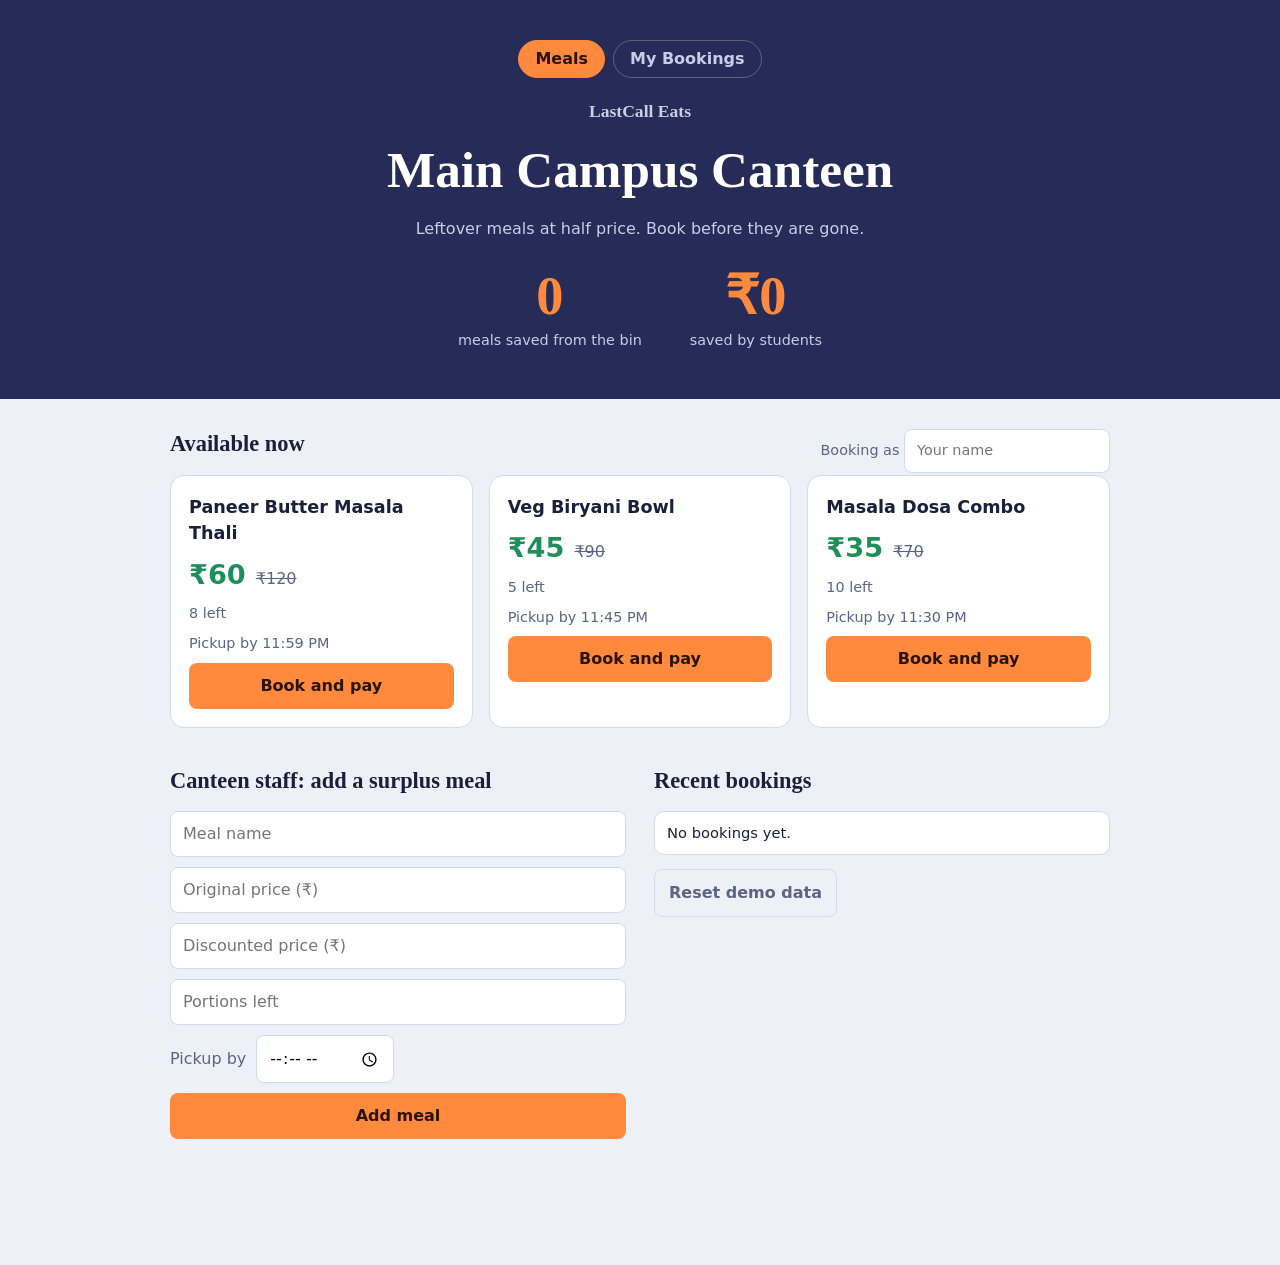
<file: index.html>
<!DOCTYPE html>
<html lang="en">
<head>
  <meta charset="UTF-8">
  <meta name="viewport" content="width=device-width, initial-scale=1">
  <title>LastCall Eats</title>
  <link rel="stylesheet" href="style.css">
</head>
<body>
  <header class="hero">
    <nav class="nav"><a href="index.html" class="on">Meals</a><a href="bookings.html">My Bookings</a></nav>
    <p class="brand">LastCall Eats</p>
    <h1 id="canteen">Loading…</h1>
    <p id="tagline"></p>
    <div class="counter">
      <div><strong id="saved">0</strong><span>meals saved from the bin</span></div>
      <div><strong id="money">₹0</strong><span>saved by students</span></div>
    </div>
  </header>

  <main>
    <section>
      <div class="row">
        <h2>Available now</h2>
        <label class="who">Booking as
          <input id="name" type="text" placeholder="Your name" maxlength="30">
        </label>
      </div>
      <div id="meals" class="grid"></div>
    </section>

    <section id="ticket" class="ticket" hidden></section>

    <section class="two">
      <div>
        <h2>Canteen staff: add a surplus meal</h2>
        <form id="addForm" class="form">
          <input name="name" placeholder="Meal name" required>
          <input name="originalPrice" type="number" min="1" placeholder="Original price (₹)" required>
          <input name="price" type="number" min="1" placeholder="Discounted price (₹)" required>
          <input name="quantity" type="number" min="1" placeholder="Portions left" required>
          <label>Pickup by <input name="pickupBy" type="time" required></label>
          <button type="submit">Add meal</button>
          <p id="formMsg" class="msg"></p>
        </form>
      </div>
      <div>
        <h2>Recent bookings</h2>
        <ul id="bookings" class="bookings"></ul>
        <button id="reset" class="reset" type="button">Reset demo data</button>
      </div>
    </section>
  </main>

  <dialog id="checkout" class="modal">
    <form id="payForm" class="form" autocomplete="off">
      <h2>Checkout</h2>
      <div id="orderBox" class="order"></div>
      <div class="methods">
        <label><input type="radio" name="method" value="UPI" checked> UPI</label>
        <label><input type="radio" name="method" value="Card"> Card</label>
      </div>
      <div id="upiBox"><input id="upiId" placeholder="UPI ID (example: name@bank)"></div>
      <div id="cardBox" hidden>
        <input id="cardNo" inputmode="numeric" placeholder="Card number (16 digits)" maxlength="19">
        <div class="pair">
          <input id="cardExp" placeholder="MM/YY" maxlength="5">
          <input id="cardCvv" type="password" inputmode="numeric" placeholder="CVV" maxlength="3">
        </div>
      </div>
      <p class="demo">Demo payment only. No real money is charged and card details are not saved.</p>
      <p id="payMsg" class="msg"></p>
      <div class="actions">
        <button type="button" id="payCancel" class="ghost">Cancel</button>
        <button type="submit" id="payBtn">Pay</button>
      </div>
    </form>
  </dialog>

  <script src="config.js"></script>
  <script src="script.js"></script>
</body>
</html>
</file>
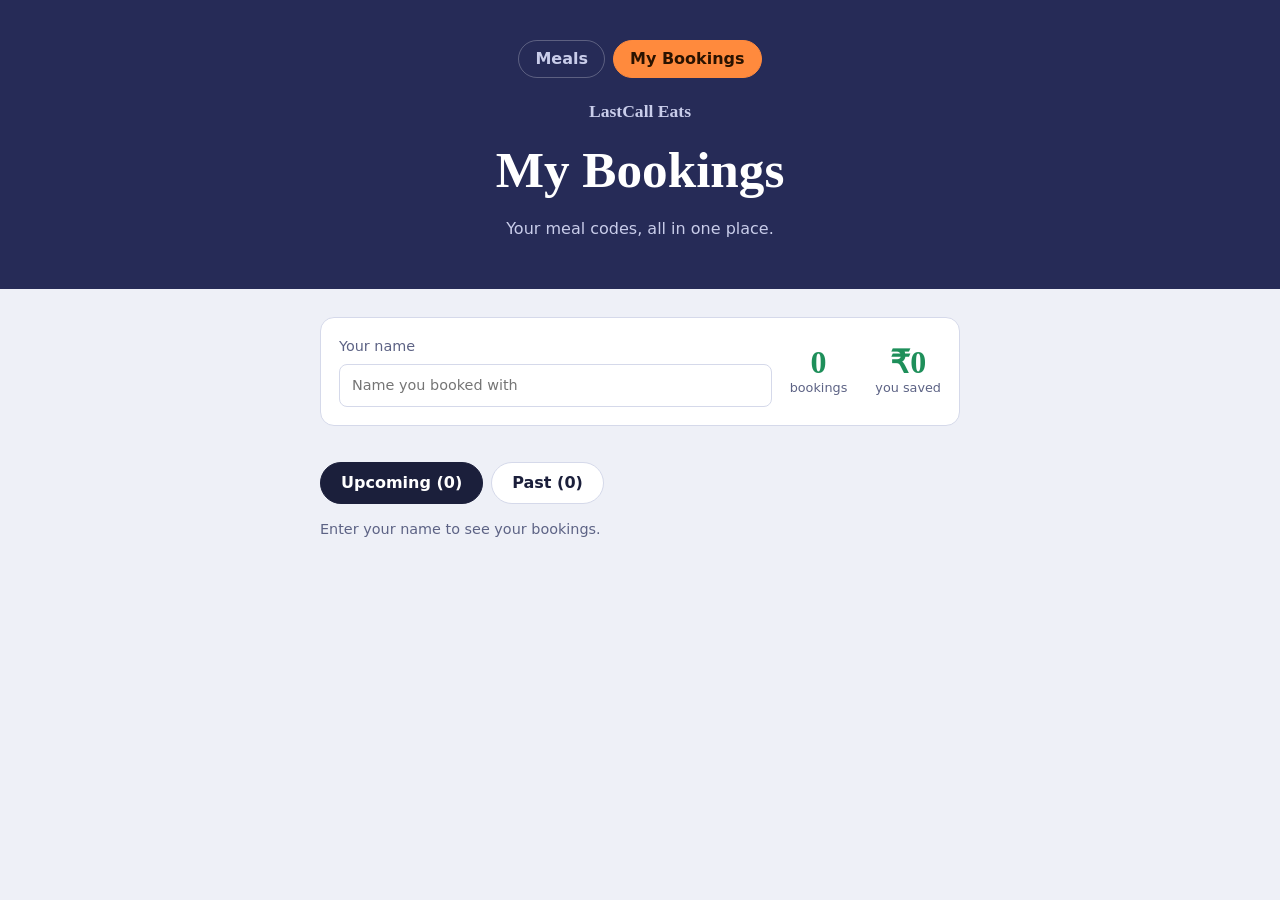
<file: bookings.html>
<!DOCTYPE html>
<html lang="en">
<head>
  <meta charset="UTF-8">
  <meta name="viewport" content="width=device-width, initial-scale=1">
  <title>My Bookings | LastCall Eats</title>
  <link rel="stylesheet" href="style.css">
  <link rel="stylesheet" href="bookings.css">
</head>
<body>
  <header class="hero">
    <nav class="nav"><a href="index.html">Meals</a><a href="bookings.html" class="on">My Bookings</a></nav>
    <p class="brand">LastCall Eats</p>
    <h1>My Bookings</h1>
    <p>Your meal codes, all in one place.</p>
  </header>

  <main class="narrow">
    <section class="lookup">
      <label>Your name
        <input id="name" type="text" placeholder="Name you booked with" maxlength="30">
      </label>
      <div class="summary">
        <div><strong id="count">0</strong><span>bookings</span></div>
        <div><strong id="money">₹0</strong><span>you saved</span></div>
      </div>
    </section>

    <div class="tabs">
      <button class="tab on" data-tab="upcoming">Upcoming</button>
      <button class="tab" data-tab="past">Past</button>
    </div>
    <p id="hint" class="meta"></p>
    <div id="list" class="tickets"></div>
  </main>

  <script src="config.js"></script>
  <script src="bookings.js"></script>
</body>
</html>
</file>
<file: style.css>
:root {
  --ink: #1b1f3b; --dusk: #262b57; --bg: #eef0f7; --card: #ffffff;
  --mango: #ff8a3d; --green: #1e8f5a; --muted: #5d6385; --line: #d5d9ea;
}
* { box-sizing: border-box; }
body { margin: 0; background: var(--bg); color: var(--ink); font: 16px/1.5 "Segoe UI", system-ui, sans-serif; }
h1, h2, .brand, .counter strong { font-family: Georgia, "Times New Roman", serif; }

.hero { background: var(--dusk); color: #fff; padding: 40px 24px 48px; text-align: center; }
.brand { margin: 0; color: var(--mango); font-size: 1.1rem; font-weight: 700; }
.hero h1 { margin: 8px 0; font-size: clamp(2rem, 6vw, 3.2rem); }
.hero p { margin: 0; color: #c9cdea; }
.counter { display: flex; justify-content: center; gap: 48px; margin-top: 28px; flex-wrap: wrap; }
.counter div { display: flex; flex-direction: column; }
.counter strong { font-size: 3.4rem; line-height: 1; color: var(--mango); }
.counter span { font-size: .9rem; color: #c9cdea; margin-top: 6px; }

main { max-width: 980px; margin: 0 auto; padding: 28px 20px 60px; }
section { margin-bottom: 36px; }
h2 { font-size: 1.4rem; margin: 0 0 14px; }
.row { display: flex; justify-content: space-between; align-items: center; flex-wrap: wrap; gap: 10px; }
.who { font-size: .9rem; color: var(--muted); }
input { padding: 10px 12px; border: 1px solid var(--line); border-radius: 8px; font: inherit; background: #fff; }
input:focus-visible, button:focus-visible { outline: 3px solid var(--mango); outline-offset: 2px; }

.grid { display: grid; grid-template-columns: repeat(auto-fill, minmax(260px, 1fr)); gap: 16px; }
.meal { background: var(--card); border: 1px solid var(--line); border-radius: 14px; padding: 18px; display: flex; flex-direction: column; gap: 8px; }
.meal h3 { margin: 0; font-size: 1.1rem; }
.price { display: flex; align-items: baseline; gap: 10px; }
.price b { font-size: 1.7rem; color: var(--green); }
.price s { color: var(--muted); }
.meta { font-size: .9rem; color: var(--muted); }
.low { color: #c2410c; font-weight: 600; }
button { padding: 11px 14px; border: 0; border-radius: 8px; background: var(--mango); color: #2a1300; font: inherit; font-weight: 700; cursor: pointer; }
button:hover:not(:disabled) { filter: brightness(.95); }
button:disabled { background: var(--line); color: var(--muted); cursor: not-allowed; }
.empty { color: var(--muted); }

.ticket { background: #fff; border: 2px dashed var(--green); border-radius: 14px; padding: 20px; text-align: center; animation: pop .3s ease-out; }
.ticket .code { font: 700 2.4rem Georgia, serif; letter-spacing: .12em; color: var(--green); }
@keyframes pop { from { transform: scale(.96); opacity: 0; } to { transform: none; opacity: 1; } }

.two { display: grid; grid-template-columns: 1fr 1fr; gap: 28px; }
.form { display: grid; gap: 10px; }
.form label { display: flex; align-items: center; gap: 10px; color: var(--muted); }
.msg { margin: 0; min-height: 1.4em; font-size: .9rem; }
.msg.err { color: #b91c1c; } .msg.ok { color: var(--green); }
.bookings { list-style: none; margin: 0; padding: 0; display: grid; gap: 8px; }
.bookings li { background: #fff; border: 1px solid var(--line); border-radius: 10px; padding: 10px 12px; font-size: .92rem; }
.bookings b { color: var(--green); }
@media (max-width: 720px) { .two { grid-template-columns: 1fr; } }
@media (prefers-reduced-motion: reduce) { .ticket { animation: none; } }
.reset { margin-top: 14px; background: transparent; border: 1px solid var(--line); color: var(--muted); font-weight: 600; }
.cancel { margin-top: 6px; padding: 6px 12px; background: transparent; border: 1px solid var(--line); color: #b91c1c; font-weight: 600; }
.cancel:hover:not(:disabled) { background: #fee2e2; }

.nav { display: flex; justify-content: center; gap: 8px; margin-bottom: 20px; }
.nav a { color: #c9cdea; text-decoration: none; padding: 6px 16px; border-radius: 999px; font-weight: 600; border: 1px solid rgba(255,255,255,.25); }
.nav a.on { background: var(--mango); color: #2a1300; border-color: var(--mango); }
.link { color: var(--green); font-weight: 700; }

.modal { border: 0; border-radius: 16px; padding: 24px; width: 92%; max-width: 420px; background: #fff; color: var(--ink); }
.modal::backdrop { background: rgba(27, 31, 59, .65); }
.modal h2 { margin: 0 0 4px; }
.order { background: var(--bg); border-radius: 10px; padding: 12px 14px; font-size: .95rem; }
.order .total { margin-top: 8px; font: 700 1.4rem Georgia, serif; color: var(--green); }
.methods { display: flex; gap: 20px; font-weight: 600; }
.methods label { color: var(--ink); }
.pair { display: grid; grid-template-columns: 1fr 1fr; gap: 10px; margin-top: 10px; }
.demo { margin: 0; font-size: .8rem; color: var(--muted); }
.actions { display: flex; gap: 10px; justify-content: flex-end; }
.ghost { background: transparent; border: 1px solid var(--line); color: var(--muted); }
</file>
<file: bookings.css>
.narrow { max-width: 680px; }
.lookup { background: #fff; border: 1px solid var(--line); border-radius: 14px; padding: 18px; display: flex; flex-wrap: wrap; gap: 18px; justify-content: space-between; align-items: center; }
.lookup label { display: flex; flex-direction: column; gap: 6px; color: var(--muted); font-size: .9rem; flex: 1; min-width: 200px; }
.summary { display: flex; gap: 28px; }
.summary div { display: flex; flex-direction: column; text-align: center; }
.summary strong { font: 700 2rem/1 Georgia, serif; color: var(--green); }
.summary span { font-size: .8rem; color: var(--muted); }

.tabs { display: flex; gap: 8px; margin: 22px 0 10px; }
.tab { background: #fff; color: var(--ink); border: 1px solid var(--line); border-radius: 999px; padding: 8px 20px; }
.tab.on { background: var(--ink); color: #fff; border-color: var(--ink); }

.tickets { display: grid; gap: 14px; }
.tkt { display: flex; background: #fff; border: 1px solid var(--line); border-radius: 14px; overflow: hidden; }
.stub { background: var(--dusk); color: #fff; padding: 18px; min-width: 140px; display: flex; flex-direction: column; justify-content: center; align-items: center; border-right: 3px dashed var(--bg); }
.stub span { font-size: .7rem; letter-spacing: .15em; color: #c9cdea; }
.stub b { font: 700 1.6rem Georgia, serif; letter-spacing: .08em; color: var(--mango); }
.info { padding: 16px; flex: 1; display: flex; flex-direction: column; gap: 4px; align-items: flex-start; }
.info h3 { margin: 0; font-size: 1.1rem; }
.badge { margin: 6px 0; padding: 3px 12px; border-radius: 999px; font-size: .8rem; font-weight: 700; background: #dcfce7; color: #166534; }
.tkt.done .badge { background: #e5e7eb; color: #4b5563; }
.tkt.done .stub { opacity: .7; }
@media (max-width: 520px) {
  .tkt { flex-direction: column; }
  .stub { border-right: 0; border-bottom: 3px dashed var(--bg); }
  .summary { width: 100%; justify-content: space-around; }
}
</file>
